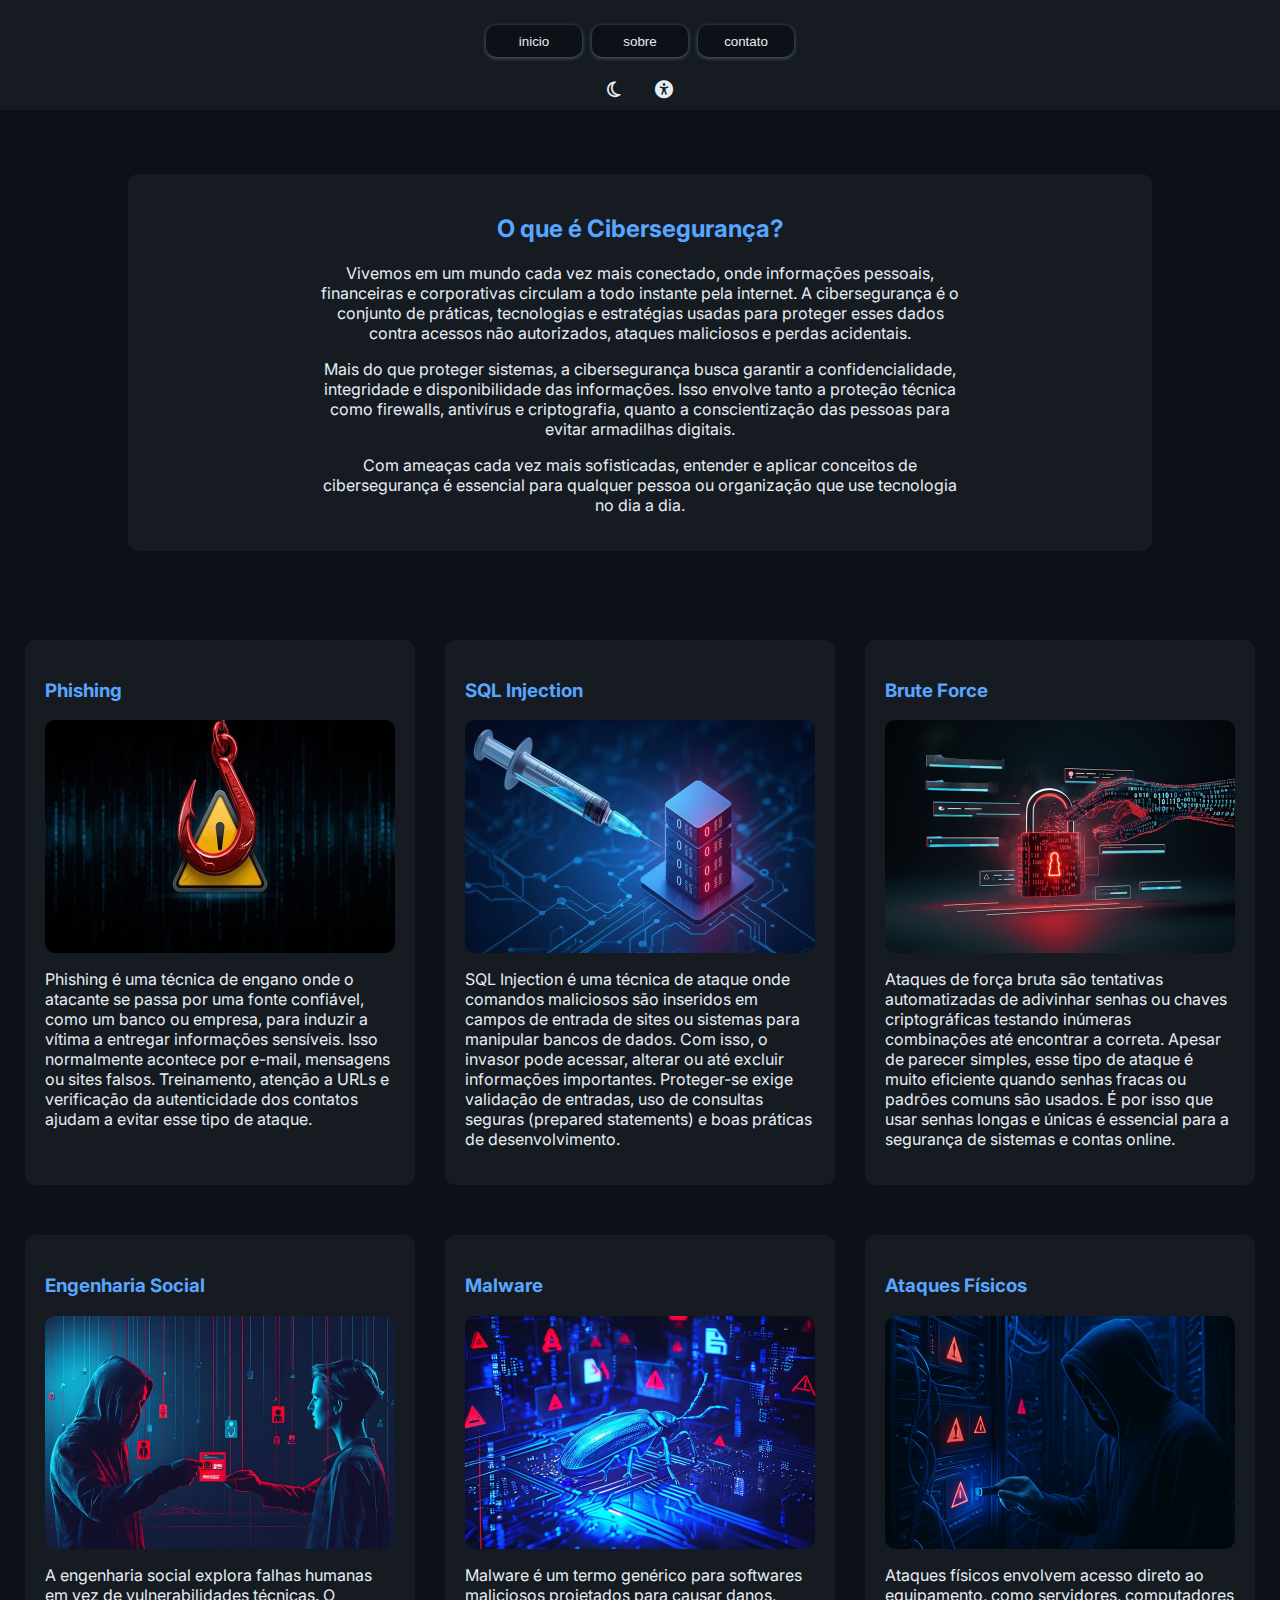
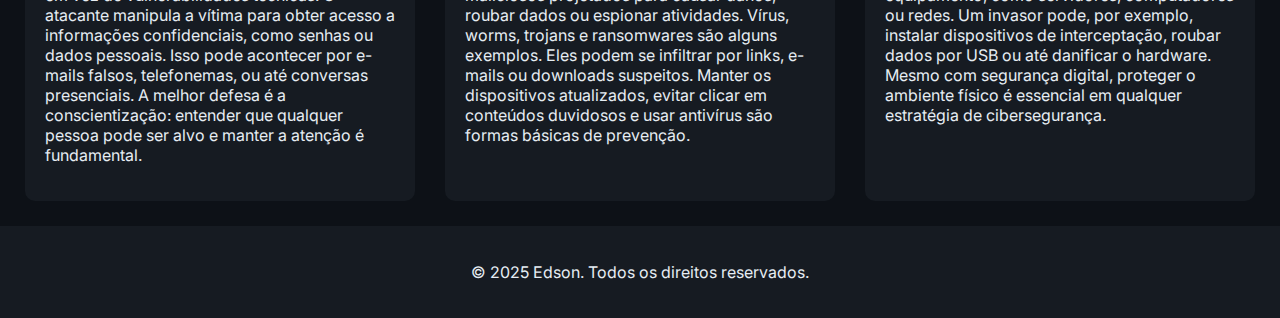
<file: index.html>
<!DOCTYPE html>
<html lang="en">
<head>
    <meta charset="UTF-8">
    <meta name="viewport" content="width=device-width, initial-scale=1.0">
    <title>inicio</title>
    <link rel="stylesheet" href="css/styles.css">
    <link rel="stylesheet" href="https://cdnjs.cloudflare.com/ajax/libs/font-awesome/6.5.1/css/all.min.css">
    <link href="https://fonts.googleapis.com/css2?family=Inter:wght@400;600&display=swap" rel="stylesheet">

</head>
<body>
    <header class="cabecalho">
        
        <div class="container-button">
            <a href="index.html">
                <button class="button" >inicio</button>
            </a>
            
            <a href="sobre.html">
                <button class="button">sobre</button>
            </a>
            
            <a href="contato.html">
                <button class="button">contato</button>
            </a>
        </div>
            
        <div class="container-button">
            <button id="botao-tema" aria-label="Alternar tema" title="Alternar tema">
                <i class="fa-regular fa-moon"></i>
            </button>
            <button id="botao-acessibilidade" aria-label="Aumentar fonte" title="Aumentar fonte">
                <i class="fa-solid fa-universal-access"></i>
            </button>
        </div>
    </header>

    
    <main>
        <section >
            <div class="texto-inicial">
                <h2>O que é Cibersegurança?</h2>
                
                <p>Vivemos em um mundo cada vez mais conectado, onde informações pessoais, 
                    financeiras e corporativas circulam a todo instante pela internet. A 
                    cibersegurança é o conjunto de práticas, tecnologias e estratégias 
                    usadas para proteger esses dados contra acessos não autorizados, 
                    ataques maliciosos e perdas acidentais.</p>
                    
                    <p>Mais do que proteger sistemas, a cibersegurança busca garantir a 
                        confidencialidade, integridade e disponibilidade das informações. 
                        Isso envolve tanto a proteção técnica como firewalls, antivírus 
                        e criptografia, quanto a conscientização das pessoas para evitar 
                        armadilhas digitais.</p>
                        
                        <p>Com ameaças cada vez mais sofisticadas, entender e aplicar conceitos 
                    de cibersegurança é essencial para qualquer pessoa ou organização que 
                    use tecnologia no dia a dia.</p>
                </div>
            </section>

            
            <div class="container-informacao">
                <div class="card">
                <h3>Phishing</h3>
                <div class="imagens">
                    <img src="img/phishing.jpg" alt="">
                </div>
                
                <div>
                    <p>Phishing é uma técnica de engano onde o atacante se passa por 
                        uma fonte confiável, como um banco ou empresa, para induzir a 
                        vítima a entregar informações sensíveis. Isso normalmente acontece 
                        por e-mail, mensagens ou sites falsos. Treinamento, atenção a URLs 
                        e verificação da autenticidade dos contatos ajudam a evitar esse tipo de ataque.</p>
                    </div>
                    <!-- <a href="">ver mais</a> -->
                </div>
                
                <div class="card">
                    <h3>SQL Injection</h3>
                    <div class="imagens">
                        <img src="img/sql-ataque.jpg" alt="">
                </div>
                
                <div>
                    <p>SQL Injection é uma técnica de ataque onde comandos maliciosos são inseridos em 
                        campos de entrada de sites ou sistemas para manipular bancos de dados. Com isso, 
                        o invasor pode acessar, alterar ou até excluir informações importantes. Proteger-se 
                        exige validação de entradas, uso de consultas seguras (prepared statements) e boas 
                        práticas de desenvolvimento.</p>
                    </div>
                    <!-- <a href="">ver mais</a> -->
                </div>
                
                <div class="card">
                    <h3>Brute Force</h3>
                    <div class="imagens">
                        <img src="img/brute-force-vermelho.png" alt="">
                    </div> 
                    
                    <div>
                        <p>Ataques de força bruta são tentativas automatizadas de adivinhar senhas ou chaves 
                            criptográficas testando inúmeras combinações até encontrar a correta. Apesar de 
                            parecer simples, esse tipo de ataque é muito eficiente quando senhas fracas ou 
                            padrões comuns são usados. É por isso que usar senhas longas e únicas é essencial 
                            para a segurança de sistemas e contas online.</p>
                        </div>
                        <!-- <a href="">ver mais</a> -->
                    </div>
                </div>   
    
                <div class="container-informacao">
            <div class="card">
                <h3>Engenharia Social</h3>
                <div class="imagens">
                    <img src="img/engenharia-social.png" alt="">
                </div>
                
                <div>
                    <p>A engenharia social explora falhas humanas em vez de vulnerabilidades técnicas. 
                        O atacante manipula a vítima para obter acesso a informações confidenciais, 
                        como senhas ou dados pessoais. Isso pode acontecer por e-mails falsos, telefonemas, 
                        ou até conversas presenciais. A melhor defesa é a conscientização: entender que qualquer 
                        pessoa pode ser alvo e manter a atenção é fundamental.</p>
                    </div>
                <!-- <a href="">ver mais</a> -->
            </div>
            
            <div class="card">
                <h3>Malware</h3>
                <div class="imagens">
                    <img src="img/malware.png" alt="">
                </div>

                <div>
                    <p>Malware é um termo genérico para softwares maliciosos projetados para causar danos, 
                        roubar dados ou espionar atividades. Vírus, worms, trojans e ransomwares são alguns 
                        exemplos. Eles podem se infiltrar por links, e-mails ou downloads suspeitos. Manter 
                        os dispositivos atualizados, evitar clicar em conteúdos duvidosos e usar antivírus são 
                        formas básicas de prevenção.
                    </p>
                </div>
                <!-- <a href="">ver mais</a> -->
            </div>
            <div class="card">
                <h3>Ataques Físicos</h3>
                <div class="imagens">
                    <img src="img/ataque-fisico.png" alt="">
                </div>
                
                <div>
                    <p>Ataques físicos envolvem acesso direto ao equipamento, como servidores, computadores ou redes. 
                        Um invasor pode, por exemplo, instalar dispositivos de interceptação, roubar dados por USB ou 
                        até danificar o hardware. Mesmo com segurança digital, proteger o ambiente físico é essencial 
                        em qualquer estratégia de cibersegurança.</p>
                    </div>
                    <!-- <a href="">ver mais</a> -->
                </div>
            </div> 
        </main>

        <footer>
            <p>&copy; 2025 Edson. Todos os direitos reservados.</p>
        </footer>
        <script src="script/meu-script.js"></script>
    </body>
    </html>
</file>
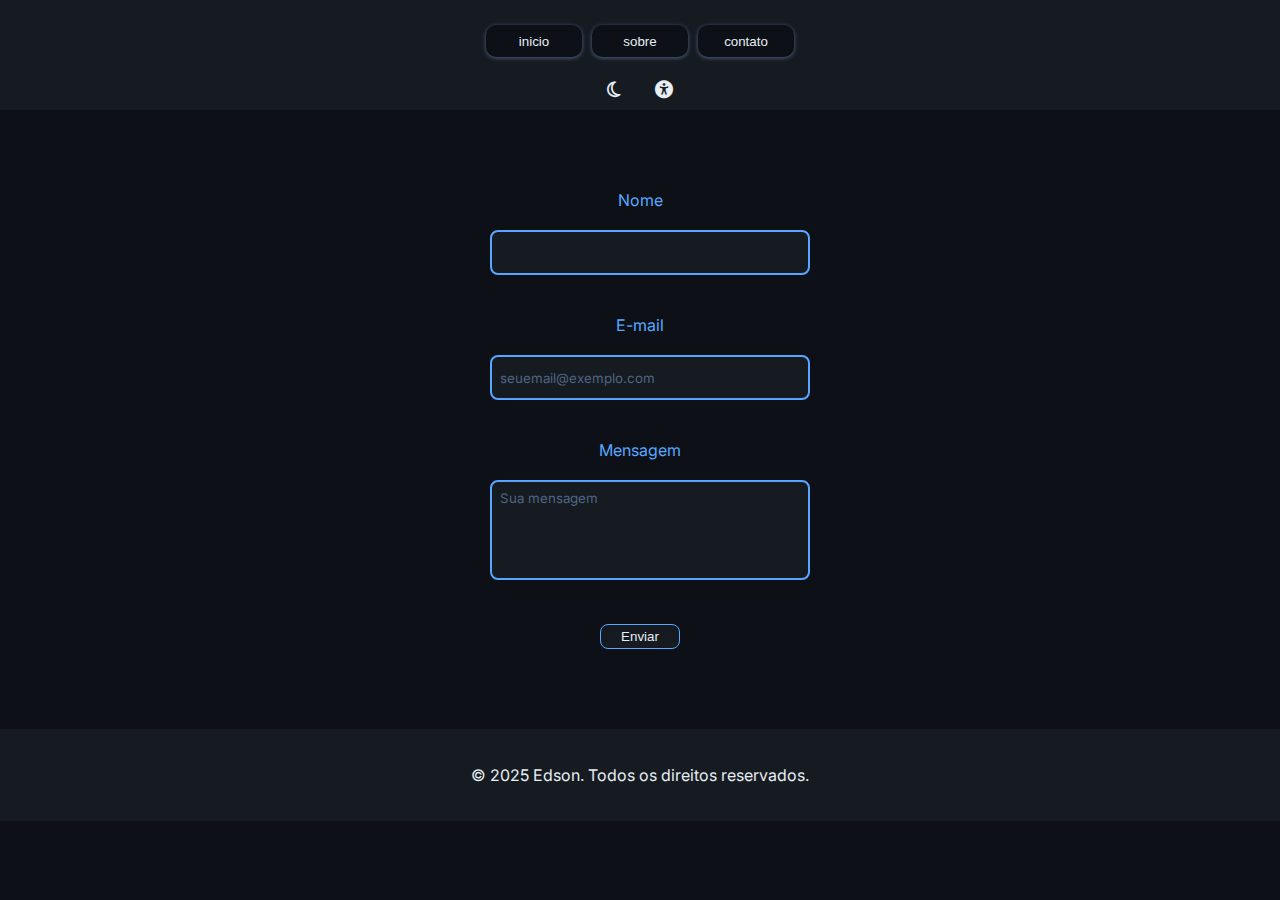
<file: contato.html>
<!DOCTYPE html>
<html lang="en">
<head>
    <meta charset="UTF-8">
    <meta name="viewport" content="width=device-width, initial-scale=1.0">
    <title>contato</title>
    <link rel="stylesheet" href="css/styles.css">
    <link rel="stylesheet" href="https://cdnjs.cloudflare.com/ajax/libs/font-awesome/6.5.1/css/all.min.css">
    <link href="https://fonts.googleapis.com/css2?family=Inter:wght@400;600&display=swap" rel="stylesheet">

</head>
<body>
    <header class="cabecalho">
        <div class="container-button">
            <a href="index.html">
                <button class="button" >inicio</button>
            </a>

            <a href="sobre.html">
                <button class="button">sobre</button>
            </a>
            
            <a href="contato.html">
                <button class="button">contato</button>
            </a>
        </div>

        <div class="container-button">
            <button id="botao-tema" aria-label="Alternar tema" title="Alternar tema">
                <i class="fa-regular fa-moon"></i>
            </button>
            <button id="botao-acessibilidade" aria-label="Aumentar fonte" title="Aumentar fonte">
                <i class="fa-solid fa-universal-access"></i>
            </button>
        </div>
    </header>

    <main>
        <div class="formulario_contato">

            <form id="form-contato">
                <div class="container-form">
                    <label for="nome">Nome</label><br>
                    <input type="text" id="nome" name="nome" required><br><br>
                </div>

                <div class="container-form">
                    <label for="email">E-mail</label><br>
                    <input type="email" id="email" name="email" placeholder="seuemail@exemplo.com" required><br><br>
                </div>

                <div class="container-form">
                    <label for="mensagem">Mensagem</label><br>
                    <textarea name="mensagem" id="mensagem" rows="5" placeholder="Sua mensagem" required></textarea><br><br>
                </div>

                <div class="container-botao-formulario">
                    <button class="botao-formulario" type="submit">Enviar</button>
                </div>
            </form>


            </form>
        </div>
    </main>

    <footer>
        <p>&copy; 2025 Edson. Todos os direitos reservados.</p>
    </footer>

    <script src="script/meu-script.js"></script>
</body>
</html>
</file>
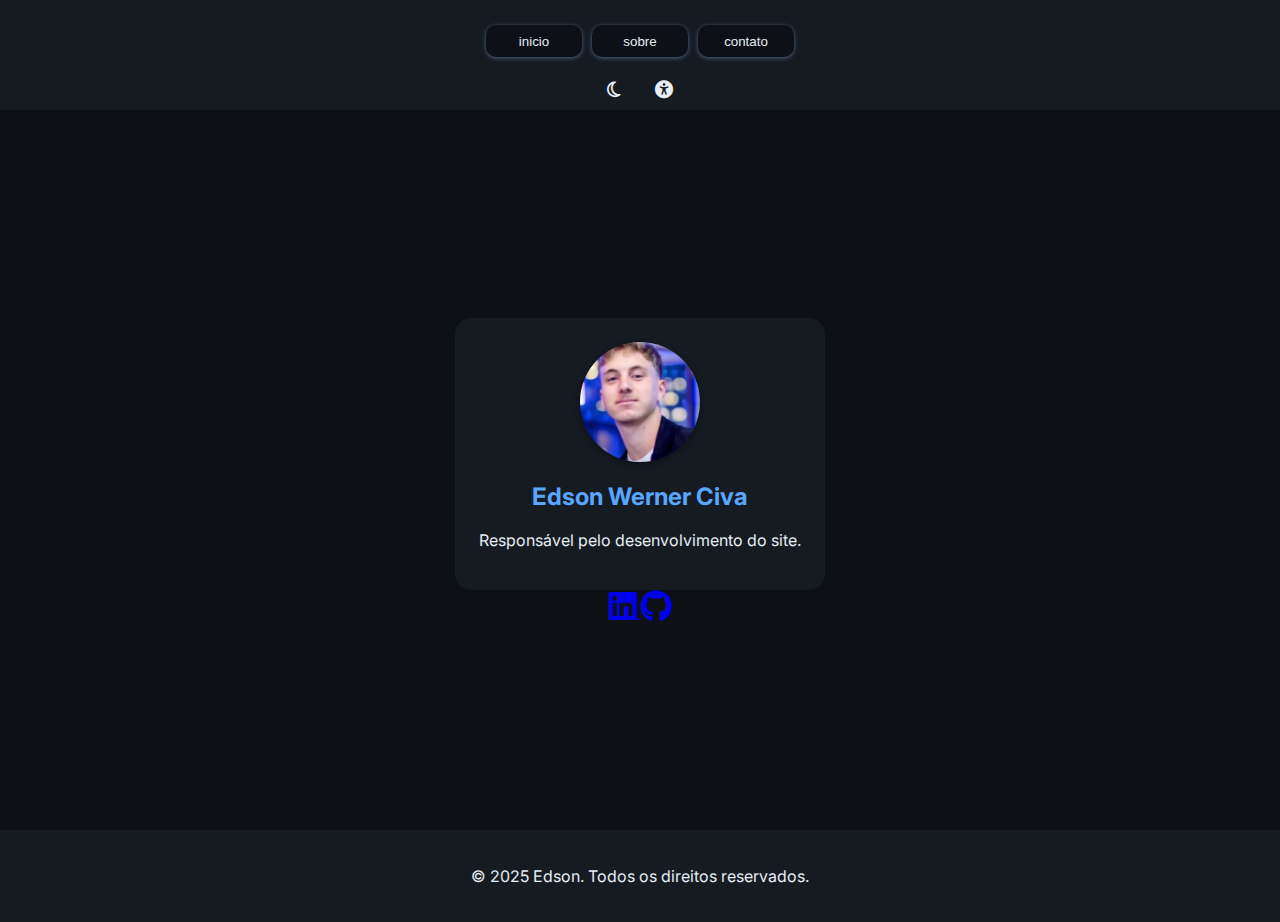
<file: sobre.html>
<!DOCTYPE html>
<html lang="en">
<head>
    <meta charset="UTF-8">
    <meta name="viewport" content="width=device-width, initial-scale=1.0">
    <title>Sobre</title>
    <link rel="stylesheet" href="css/styles.css">
    <link rel="stylesheet" href="https://cdnjs.cloudflare.com/ajax/libs/font-awesome/6.5.1/css/all.min.css">
    <link href="https://fonts.googleapis.com/css2?family=Inter:wght@400;600&display=swap" rel="stylesheet">


</head>
<body>
    <header class="cabecalho">
        <div class="container-button">
            <a href="index.html">
                <button class="button" >inicio</button>
            </a>

            <a href="sobre.html">
                <button class="button">sobre</button>
            </a>
            
            <a href="contato.html">
                <button class="button">contato</button>
            </a>
        </div>
            
        <div class="container-button">
            <button id="botao-tema" aria-label="Alternar tema" title="Alternar tema">
                <i class="fa-regular fa-moon"></i>
            </button>
            <button id="botao-acessibilidade" aria-label="Aumentar fonte" title="Aumentar fonte">
                <i class="fa-solid fa-universal-access"></i>
            </button>
        </div>
        
    </header>
    
    <main>
        
        <div class="container-centralizado">
            <div class="container-autor">
                <img src="img/foto.jpg" alt="Foto de Edson" class="profile-pic">
                <div class="info">
                    <h2>Edson Werner Civa</h2>
                    <p>Responsável pelo desenvolvimento do site.</p>
                </div>
            </div> 
            
            <div class="container-redes">
                <a href="https://www.linkedin.com/in/edson-werner-civa-04860031b/" target="_blank">
                    <i class="fa-brands fa-linkedin fa-2x"></i>
                </a>
                
                <a href="https://github.com/edson-civa" target="_blank">
                    <i class="fa-brands fa-github fa-2x"></i>
                </a>
            </div>
        </div>
    </main> 
    
    <footer>
        <p>&copy; 2025 Edson. Todos os direitos reservados.</p>
    </footer>
    
    <script src="script/meu-script.js"></script> 
</body>
</html>
</file>
<file: css/styles.css>
:root {
  --cor-fundo:#0D1117;
  --cor-cards:#161B22;
  --cor-botao:#0D1117;
  --cor-botao-sombra:#4f6480;
  --cor-texto:#E6EDF3;
  --cor-azul-principal:#58A6FF;
}

body.tema-claro {
  --cor-fundo: #E5E9F0;
  --cor-cards: #F0F2F5;
  --cor-botao: #E5E9F0;
  --cor-botao-sombra: #AAB4C6;
  --cor-texto: #1C1F26;
  --cor-azul-principal: #005FA3;
}

.cabecalho {
  background-color: var(--cor-cards);
  padding: 20px 0;
  width: 100%;
  height: 50px;
  
}

body {
  font-family: 'Inter', sans-serif;
  overflow-x: hidden;
  margin: 0;
  padding: 0;
  background-color: var(--cor-fundo);
}

header {
  min-height: 70px;
}

.container-button{
  display: flex;
  justify-content: center;
  text-align: center;
  height: 40px;
  gap: 10px;
  margin-top: 5px;
  
}

.button {
  width: 6rem;
  height: 2rem;
  border-radius: 10px;
  background-color: var(--cor-botao);
  color: var(--cor-texto);
  border: none;
  box-shadow: 0px 1px 4px var(--cor-botao-sombra);
}

.button:hover {
  color: var(--cor-azul-principal);
  box-shadow: 0 2px 8px;
}

#botao-tema {
  background: none;
  border: none;
  cursor: pointer;
  color: var(--cor-texto);
  font-size: 18px;    
  padding: 8px;
  display: flex;
  align-items: center;
  justify-content: center;
  transition: color 0.3s ease;
}

#botao-tema:hover {
  color: var(--cor-azul-principal);
}

#botao-acessibilidade {
  background: none;
  border: none;
  cursor: pointer;
  color: var(--cor-texto);
  font-size: 18px;
  padding: 8px;
  display: flex;
  align-items: center;
  justify-content: center;
  transition: color 0.3s ease;
  margin-left: 8px; 
}

#botao-acessibilidade:hover {
  color: var(--cor-azul-principal);
}



.texto-inicial{
    text-align: center;
    padding: 20px 15%;
    /* margin: 0px 20px; */
    color: var(--cor-texto);
    border-radius: 10px;
    background-color: var(--cor-cards);
    margin: 5% 10%;
}
h2, h3{
  color: var(--cor-azul-principal);
}

.container-informacao {
  display: grid;
  grid-template-columns: repeat(auto-fit, minmax(250px, 1fr));
  gap: 20px;
  padding: 20px;
}

.card {
  background-color: var(--cor-cards);
  color: var(--cor-texto);
  padding: 20px;
  border-radius: 10px;
  /* box-shadow: 0 0 10px rgba(0,0,0,0.3); */
  transition: transform 0.2s;
  margin: 5px;
}


.card:hover {
  transform: scale(1.03);
}

.imagens {
  width: 100%;

  display: flex;
  justify-content: center;
  align-items: center;
  overflow: hidden;
}

.imagens img{
  max-width: 100%;
  max-height: 100%;
  border-radius: 10px;
}

/* paguna contato  */
.formulario_contato{
  color: var(--cor-azul-principal);
  width: 100%;
  max-width: 300px;
  box-sizing: border-box;
  margin: 80px auto;
}

.container-form {
  margin-top: 20px;
  margin-bottom: 20px;
  width: 100%;
}

form {
  flex-direction: column;
}


.formulario_contato label {
  display: flex;
  justify-content: center;
}

input, textarea {
  resize: none;
  width: 100%;
  min-height: 25px;
  background-color: var(--cor-cards);
  border-radius: 8px;
  border: 2px solid var(--cor-azul-principal);
  color: var(--cor-texto);
  padding: 8px;
  font-family: inherit;
  transition: background-color 0.3s ease, color 0.3s ease, border-color 0.3s ease;
}

input::placeholder,
textarea::placeholder {
  color: var(--cor-botao-sombra);
  opacity: 1;
}

input:-webkit-autofill,
textarea:-webkit-autofill {
  -webkit-box-shadow: 0 0 0 1000px var(--cor-cards) inset !important;
  -webkit-text-fill-color: var(--cor-texto) !important;
  transition: background-color 9999s ease-in-out 0s;
}


.container-botao-formulario {
  display: flex;
  justify-content: center;
}

.botao-formulario {
  background-color: var(--cor-cards) !important;
  border-radius: 8px;
  color: var(--cor-texto) !important;
  width: 80px;
  height: 25px;
  border: 1px solid #58A6FF;

}

.botao-formulario:hover {
  color: var(--cor-azul-principal);
  box-shadow: 0 2px 8px;
}


.container-autor {
  background-color: var(--cor-cards);
  border-radius: 16px;
  box-shadow: 0 4px 8px var(--cor-fundo);
  padding: 24px;
  max-width: 400px;
  text-align: center;
}

.profile-pic {
  width: 120px;
  height: 120px;
  border-radius: 50%;
  object-fit: cover;
  box-shadow: 0 2px 6px var(--cor-fundo);
}

.info h2 {
  margin-top: 16px;
  color: var(--cor-azul-principal);
}

.info p {
  color: var(--cor-texto);
  margin-top: 8px;
}

.container-centralizado {
  display: flex;
  flex-direction: column;
  justify-content: center;
  align-items: center;
  min-height: 80vh; 
}

footer {
    color: var(--cor-texto);
    text-align: center;
    background-color: var(--cor-cards);
    padding: 20px;
}

@media (max-width: 846px) {
  .container-informacao {
  grid-template-columns: 1fr;
  max-width: 400px;
  margin: 0 auto; 
  }

  .texto-inicial {
    text-align: left;
    padding: 7%;
  }
}
</file>
